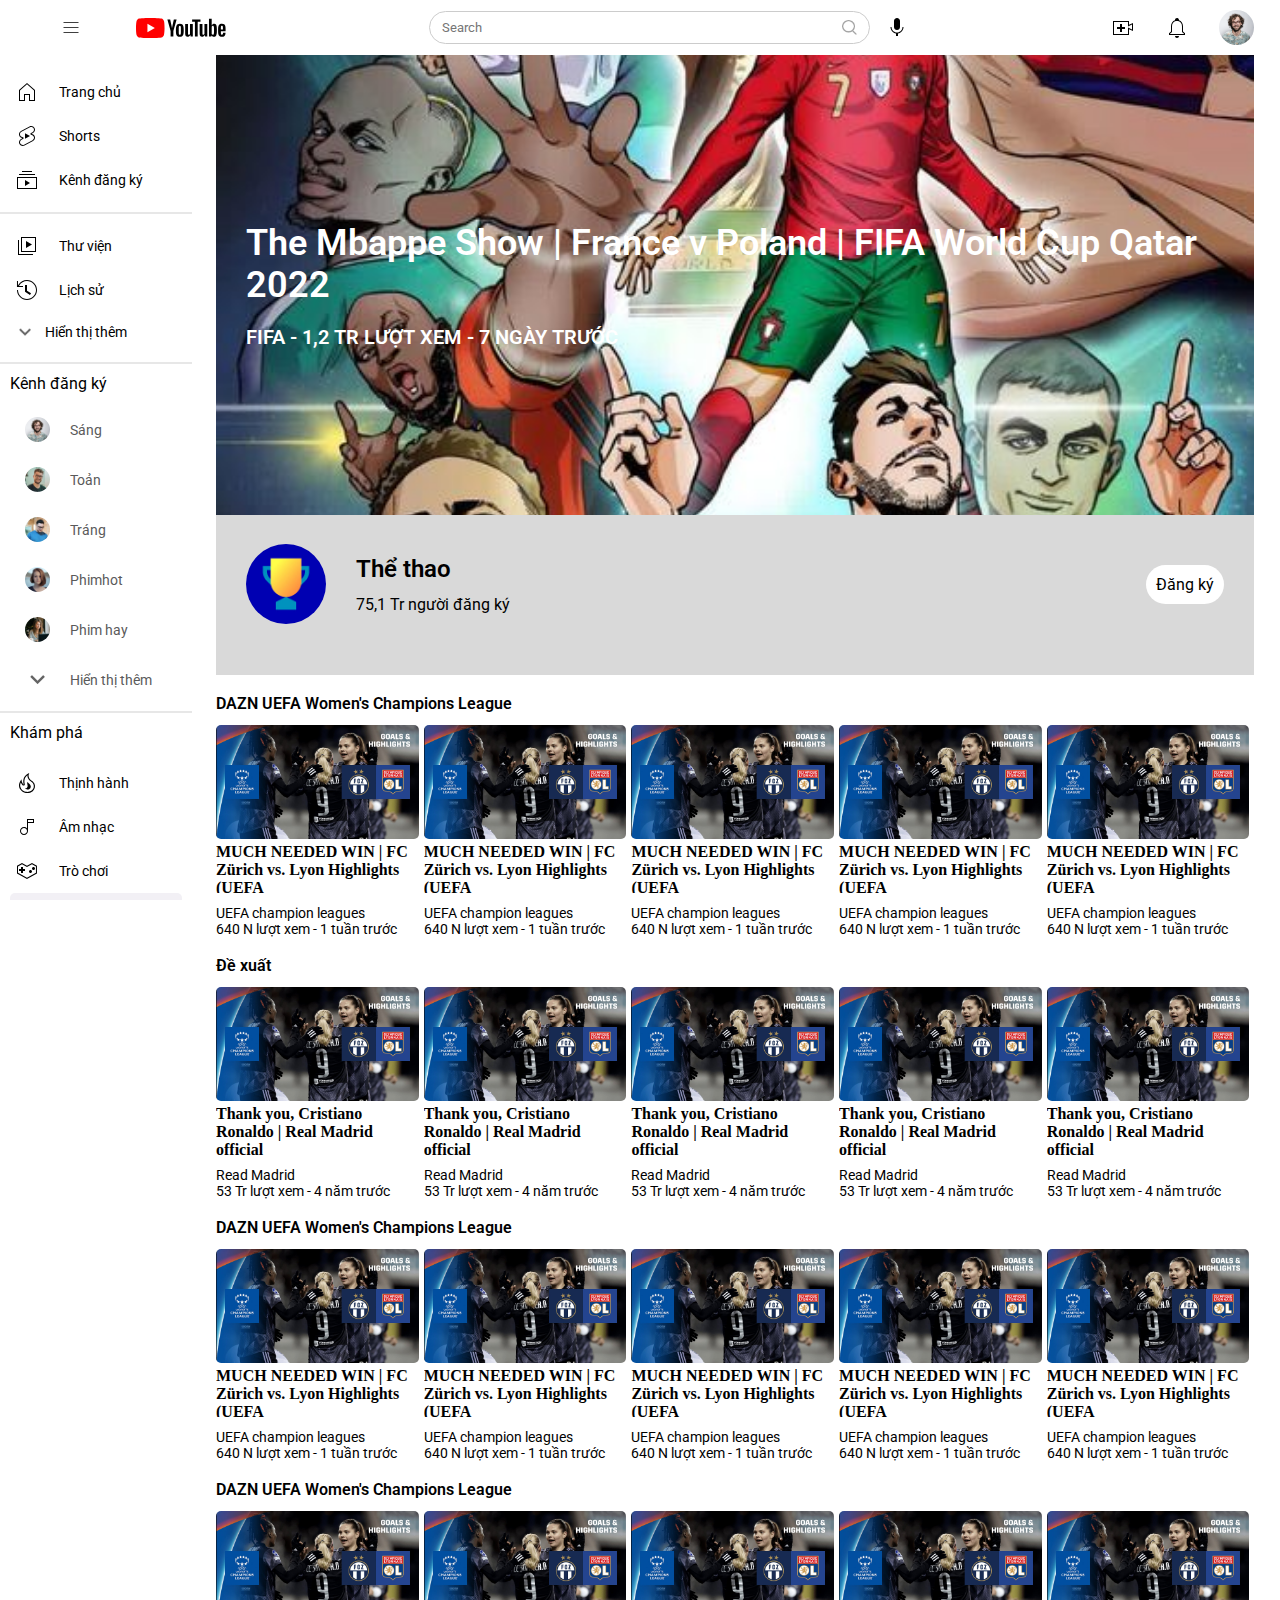
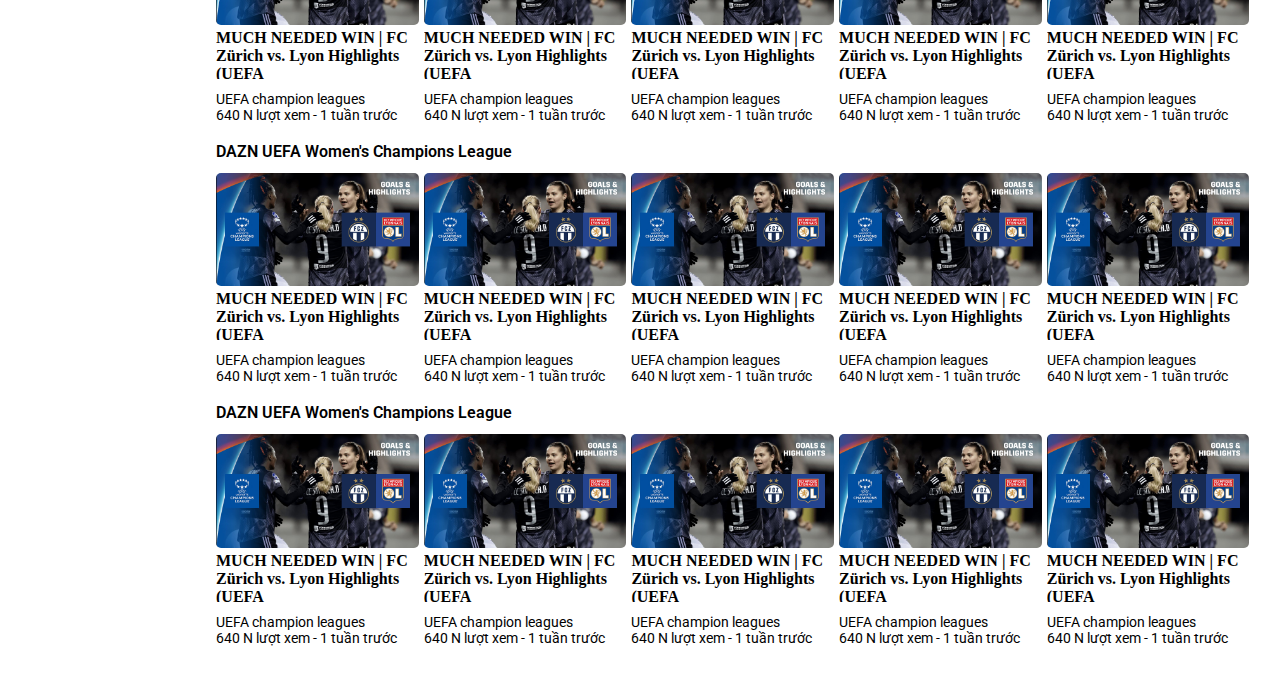
<file: sport.html>
<!DOCTYPE html>
<html lang="en">

<head>
    <meta charset="UTF-8">
    <meta http-equiv="X-UA-Compatible" content="IE=edge">
    <meta name="viewport" content="width=device-width, initial-scale=1.0">
    <title>Video Sharing Website</title>
    <link rel="stylesheet" href="./style/styles.css">
    <link rel="stylesheet" href="./style/sidebar.css">
    <link rel="stylesheet" href="./style/gd.css">
    <link rel="preconnect" href="https://fonts.googleapis.com">
    <link rel="preconnect" href="https://fonts.gstatic.com" crossorigin>
    <link href="https://fonts.googleapis.com/css2?family=Open+Sans:wght@300&family=Roboto&display=swap" rel="stylesheet">
</head>

<body>
    <nav class="flex-div">
        <div class="nav-left flex-div">
            <a href="" class="draw-icon1">
                <svg viewBox="0 0 24 24" preserveAspectRatio="xMidYMid meet" focusable="false" class="style-scope yt-icon" style="pointer-events: none; display: block; width: 100%; height: 100%;"><g class="style-scope yt-icon"><path d="M21,6H3V5h18V6z M21,11H3v1h18V11z M21,17H3v1h18V17z" class="style-scope yt-icon"></path></g></svg>
            </a>
            <a href="index.html" class="draw-icon1">
                <svg viewBox="0 0 90 20" preserveAspectRatio="xMidYMid meet" focusable="false" class="style-scope yt-icon" style="pointer-events: none; display: block; width: 100%; height: 100%;"><g viewBox="0 0 90 20" preserveAspectRatio="xMidYMid meet" class="style-scope yt-icon"><g class="style-scope yt-icon"><path d="M27.9727 3.12324C27.6435 1.89323 26.6768 0.926623 25.4468 0.597366C23.2197 2.24288e-07 14.285 0 14.285 0C14.285 0 5.35042 2.24288e-07 3.12323 0.597366C1.89323 0.926623 0.926623 1.89323 0.597366 3.12324C2.24288e-07 5.35042 0 10 0 10C0 10 2.24288e-07 14.6496 0.597366 16.8768C0.926623 18.1068 1.89323 19.0734 3.12323 19.4026C5.35042 20 14.285 20 14.285 20C14.285 20 23.2197 20 25.4468 19.4026C26.6768 19.0734 27.6435 18.1068 27.9727 16.8768C28.5701 14.6496 28.5701 10 28.5701 10C28.5701 10 28.5677 5.35042 27.9727 3.12324Z" fill="#FF0000" class="style-scope yt-icon"></path><path d="M11.4253 14.2854L18.8477 10.0004L11.4253 5.71533V14.2854Z" fill="white" class="style-scope yt-icon"></path></g><g class="style-scope yt-icon"><g id="youtube-paths" class="style-scope yt-icon"><path d="M34.6024 13.0036L31.3945 1.41846H34.1932L35.3174 6.6701C35.6043 7.96361 35.8136 9.06662 35.95 9.97913H36.0323C36.1264 9.32532 36.3381 8.22937 36.665 6.68892L37.8291 1.41846H40.6278L37.3799 13.0036V18.561H34.6001V13.0036H34.6024Z" class="style-scope yt-icon"></path><path d="M41.4697 18.1937C40.9053 17.8127 40.5031 17.22 40.2632 16.4157C40.0257 15.6114 39.9058 14.5437 39.9058 13.2078V11.3898C39.9058 10.0422 40.0422 8.95805 40.315 8.14196C40.5878 7.32588 41.0135 6.72851 41.592 6.35457C42.1706 5.98063 42.9302 5.79248 43.871 5.79248C44.7976 5.79248 45.5384 5.98298 46.0981 6.36398C46.6555 6.74497 47.0647 7.34234 47.3234 8.15137C47.5821 8.96275 47.7115 10.0422 47.7115 11.3898V13.2078C47.7115 14.5437 47.5845 15.6161 47.3329 16.4251C47.0812 17.2365 46.672 17.8292 46.1075 18.2031C45.5431 18.5771 44.7764 18.7652 43.8098 18.7652C42.8126 18.7675 42.0342 18.5747 41.4697 18.1937ZM44.6353 16.2323C44.7905 15.8231 44.8705 15.1575 44.8705 14.2309V10.3292C44.8705 9.43077 44.7929 8.77225 44.6353 8.35833C44.4777 7.94206 44.2026 7.7351 43.8074 7.7351C43.4265 7.7351 43.156 7.94206 43.0008 8.35833C42.8432 8.77461 42.7656 9.43077 42.7656 10.3292V14.2309C42.7656 15.1575 42.8408 15.8254 42.9914 16.2323C43.1419 16.6415 43.4123 16.8461 43.8074 16.8461C44.2026 16.8461 44.4777 16.6415 44.6353 16.2323Z" class="style-scope yt-icon"></path><path d="M56.8154 18.5634H54.6094L54.3648 17.03H54.3037C53.7039 18.1871 52.8055 18.7656 51.6061 18.7656C50.7759 18.7656 50.1621 18.4928 49.767 17.9496C49.3719 17.4039 49.1743 16.5526 49.1743 15.3955V6.03751H51.9942V15.2308C51.9942 15.7906 52.0553 16.188 52.1776 16.4256C52.2999 16.6631 52.5045 16.783 52.7914 16.783C53.036 16.783 53.2712 16.7078 53.497 16.5573C53.7228 16.4067 53.8874 16.2162 53.9979 15.9858V6.03516H56.8154V18.5634Z" class="style-scope yt-icon"></path><path d="M64.4755 3.68758H61.6768V18.5629H58.9181V3.68758H56.1194V1.42041H64.4755V3.68758Z" class="style-scope yt-icon"></path><path d="M71.2768 18.5634H69.0708L68.8262 17.03H68.7651C68.1654 18.1871 67.267 18.7656 66.0675 18.7656C65.2373 18.7656 64.6235 18.4928 64.2284 17.9496C63.8333 17.4039 63.6357 16.5526 63.6357 15.3955V6.03751H66.4556V15.2308C66.4556 15.7906 66.5167 16.188 66.639 16.4256C66.7613 16.6631 66.9659 16.783 67.2529 16.783C67.4974 16.783 67.7326 16.7078 67.9584 16.5573C68.1842 16.4067 68.3488 16.2162 68.4593 15.9858V6.03516H71.2768V18.5634Z" class="style-scope yt-icon"></path><path d="M80.609 8.0387C80.4373 7.24849 80.1621 6.67699 79.7812 6.32186C79.4002 5.96674 78.8757 5.79035 78.2078 5.79035C77.6904 5.79035 77.2059 5.93616 76.7567 6.23014C76.3075 6.52412 75.9594 6.90747 75.7148 7.38489H75.6937V0.785645H72.9773V18.5608H75.3056L75.5925 17.3755H75.6537C75.8724 17.7988 76.1993 18.1304 76.6344 18.3774C77.0695 18.622 77.554 18.7443 78.0855 18.7443C79.038 18.7443 79.7412 18.3045 80.1904 17.4272C80.6396 16.5476 80.8653 15.1765 80.8653 13.3092V11.3266C80.8653 9.92722 80.7783 8.82892 80.609 8.0387ZM78.0243 13.1492C78.0243 14.0617 77.9867 14.7767 77.9114 15.2941C77.8362 15.8115 77.7115 16.1808 77.5328 16.3971C77.3564 16.6158 77.1165 16.724 76.8178 16.724C76.585 16.724 76.371 16.6699 76.1734 16.5594C75.9759 16.4512 75.816 16.2866 75.6937 16.0702V8.96062C75.7877 8.6196 75.9524 8.34209 76.1852 8.12337C76.4157 7.90465 76.6697 7.79646 76.9401 7.79646C77.2271 7.79646 77.4481 7.90935 77.6034 8.13278C77.7609 8.35855 77.8691 8.73485 77.9303 9.26636C77.9914 9.79787 78.022 10.5528 78.022 11.5335V13.1492H78.0243Z" class="style-scope yt-icon"></path><path d="M84.8657 13.8712C84.8657 14.6755 84.8892 15.2776 84.9363 15.6798C84.9833 16.0819 85.0821 16.3736 85.2326 16.5594C85.3831 16.7428 85.6136 16.8345 85.9264 16.8345C86.3474 16.8345 86.639 16.6699 86.7942 16.343C86.9518 16.0161 87.0365 15.4705 87.0506 14.7085L89.4824 14.8519C89.4965 14.9601 89.5035 15.1106 89.5035 15.3011C89.5035 16.4582 89.186 17.3237 88.5534 17.8952C87.9208 18.4667 87.0247 18.7536 85.8676 18.7536C84.4777 18.7536 83.504 18.3185 82.9466 17.446C82.3869 16.5735 82.1094 15.2259 82.1094 13.4008V11.2136C82.1094 9.33452 82.3987 7.96105 82.9772 7.09558C83.5558 6.2301 84.5459 5.79736 85.9499 5.79736C86.9165 5.79736 87.6597 5.97375 88.1771 6.32888C88.6945 6.684 89.059 7.23433 89.2707 7.98457C89.4824 8.7348 89.5882 9.76961 89.5882 11.0913V13.2362H84.8657V13.8712ZM85.2232 7.96811C85.0797 8.14449 84.9857 8.43377 84.9363 8.83593C84.8892 9.2381 84.8657 9.84722 84.8657 10.6657V11.5641H86.9283V10.6657C86.9283 9.86133 86.9001 9.25221 86.846 8.83593C86.7919 8.41966 86.6931 8.12803 86.5496 7.95635C86.4062 7.78702 86.1851 7.7 85.8864 7.7C85.5854 7.70235 85.3643 7.79172 85.2232 7.96811Z" class="style-scope yt-icon"></path></g></g></g></svg>
            </a>
        </div>
        <div class="nav-middle flex-div">
            <div class="search-box flex-div">
                <input type="text" placeholder="Search">
                <img src="./images/search.png">
            </div>
            <div class="kdsjskldjkalsfcds">
                <svg viewBox="0 0 24 24" preserveAspectRatio="xMidYMid meet" focusable="false" class="style-scope yt-icon" style="pointer-events: none; display: block; width: 100%; height: 100%;"><g class="style-scope yt-icon"><path d="M12 3C10.34 3 9 4.37 9 6.07V11.93C9 13.63 10.34 15 12 15C13.66 15 15 13.63 15 11.93V6.07C15 4.37 13.66 3 12 3ZM18.5 12H17.5C17.5 15.03 15.03 17.5 12 17.5C8.97 17.5 6.5 15.03 6.5 12H5.5C5.5 15.24 7.89 17.93 11 18.41V21H13V18.41C16.11 17.93 18.5 15.24 18.5 12Z" class="style-scope yt-icon"></path></g></svg>
            </div>
        </div>

        <div class="nav-right flex-div">
            <div class="kdsjskldjkalsfcds">
                <svg viewBox="0 0 24 24" preserveAspectRatio="xMidYMid meet" focusable="false" class="style-scope yt-icon" style="pointer-events: none; display: block; width: 100%; height: 100%;"><g class="style-scope yt-icon"><path d="M14,13h-3v3H9v-3H6v-2h3V8h2v3h3V13z M17,6H3v12h14v-6.39l4,1.83V8.56l-4,1.83V6 M18,5v3.83L22,7v8l-4-1.83V19H2V5H18L18,5 z" class="style-scope yt-icon"></path></g></svg>
            </div>
            <div class="kdsjskldjkalsfcds">
                <svg viewBox="0 0 24 24" preserveAspectRatio="xMidYMid meet" focusable="false" class="style-scope yt-icon" style="pointer-events: none; display: block; width: 100%; height: 100%;"><g class="style-scope yt-icon"><path d="M10,20h4c0,1.1-0.9,2-2,2S10,21.1,10,20z M20,17.35V19H4v-1.65l2-1.88v-5.15c0-2.92,1.56-5.22,4-5.98V3.96 c0-1.42,1.49-2.5,2.99-1.76C13.64,2.52,14,3.23,14,3.96l0,0.39c2.44,0.75,4,3.06,4,5.98v5.15L20,17.35z M19,17.77l-2-1.88v-5.47 c0-2.47-1.19-4.36-3.13-5.1c-1.26-0.53-2.64-0.5-3.84,0.03C8.15,6.11,7,7.99,7,10.42v5.47l-2,1.88V18h14V17.77z" class="style-scope yt-icon"></path></g></svg>
            </div>
            <img src="./images/Jack.png" class="user-icon">
        </div>
    </nav>
    <!-------------------------sidebar----------------------------->
    <div class="sidebar">
        <div class="shortcut-links">
            <div class="sidebar-sub">
                <a href="index.html">
                    <div class="sidebar-sub-heading">
                        <div class="sidebar-heading">
                            <svg viewBox="0 0 24 24" preserveAspectRatio="xMidYMid meet" focusable="false" class="style-scope yt-icon" style="pointer-events: none; display: block; width: 100%; height: 100%;"><g class="style-scope yt-icon"><path d="M12,4.33l7,6.12V20H15V14H9v6H5V10.45l7-6.12M12,3,4,10V21h6V15h4v6h6V10L12,3Z" class="style-scope yt-icon"></path></g></svg>
                        </div>
                        <p>Trang chủ</p>
                    </div>
                </a>
            </div>
            <div class="sidebar-sub">
                <a href="short.html">
                    <div class="sidebar-sub-heading">
                        <div class="sidebar-heading"><svg class="jdkhsjkhjdkhjasdasas" viewBox="0 0 24 24" preserveAspectRatio="xMidYMid meet" focusable="false" class="style-scope yt-icon" style="pointer-events: none; display: block; width: 100%; height: 100%;"><g height="24" viewBox="0 0 24 24" width="24" class="style-scope yt-icon"><path d="M10 14.65v-5.3L15 12l-5 2.65zm7.77-4.33c-.77-.32-1.2-.5-1.2-.5L18 9.06c1.84-.96 2.53-3.23 1.56-5.06s-3.24-2.53-5.07-1.56L6 6.94c-1.29.68-2.07 2.04-2 3.49.07 1.42.93 2.67 2.22 3.25.03.01 1.2.5 1.2.5L6 14.93c-1.83.97-2.53 3.24-1.56 5.07.97 1.83 3.24 2.53 5.07 1.56l8.5-4.5c1.29-.68 2.06-2.04 1.99-3.49-.07-1.42-.94-2.68-2.23-3.25zm-.23 5.86l-8.5 4.5c-1.34.71-3.01.2-3.72-1.14-.71-1.34-.2-3.01 1.14-3.72l2.04-1.08v-1.21l-.69-.28-1.11-.46c-.99-.41-1.65-1.35-1.7-2.41-.05-1.06.52-2.06 1.46-2.56l8.5-4.5c1.34-.71 3.01-.2 3.72 1.14.71 1.34.2 3.01-1.14 3.72L15.5 9.26v1.21l1.8.74c.99.41 1.65 1.35 1.7 2.41.05 1.06-.52 2.06-1.46 2.56z" class="style-scope yt-icon"></path></g></svg></div>
                        <p>Shorts</p>
                    </div>
                </a>
            </div>
            <div class="sidebar-sub">
                <a href="">
                    <div class="sidebar-sub-heading">
                        <div class="sidebar-heading">
                            <svg viewBox="0 0 24 24" preserveAspectRatio="xMidYMid meet" focusable="false" class="style-scope yt-icon" style="pointer-events: none; display: block; width: 100%; height: 100%;"><g class="style-scope yt-icon"><path d="M10,18v-6l5,3L10,18z M17,3H7v1h10V3z M20,6H4v1h16V6z M22,9H2v12h20V9z M3,10h18v10H3V10z" class="style-scope yt-icon"></path></g></svg>
                        </div>
                        <p>Kênh đăng ký</p>
                    </div>
                </a>
            </div>
        </div>
        <div class="horizontal"></div>
        <div class="shortcut-links">
            <div class="sidebar-sub">
                <a href="">
                    <div class="sidebar-sub-heading">
                        <div class="sidebar-heading"><svg viewBox="0 0 24 24" preserveAspectRatio="xMidYMid meet" focusable="false" class="style-scope yt-icon" style="pointer-events: none; display: block; width: 100%; height: 100%;"><g class="style-scope yt-icon"><path d="M11,7l6,3.5L11,14V7L11,7z M18,20H4V6H3v15h15V20z M21,18H6V3h15V18z M7,17h13V4H7V17z" class="style-scope yt-icon"></path></g></svg></div>
                        <p>Thư viện</p>
                    </div>
                </a>
            </div>
            <div class="sidebar-sub">
                <a href="">
                    <div class="sidebar-sub-heading">
                        <div class="sidebar-heading"><svg viewBox="0 0 24 24" preserveAspectRatio="xMidYMid meet" focusable="false" class="style-scope yt-icon" style="pointer-events: none; display: block; width: 100%; height: 100%;"><g class="style-scope yt-icon"><path d="M14.97,16.95L10,13.87V7h2v5.76l4.03,2.49L14.97,16.95z M22,12c0,5.51-4.49,10-10,10S2,17.51,2,12h1c0,4.96,4.04,9,9,9 s9-4.04,9-9s-4.04-9-9-9C8.81,3,5.92,4.64,4.28,7.38C4.17,7.56,4.06,7.75,3.97,7.94C3.96,7.96,3.95,7.98,3.94,8H8v1H1.96V3h1v4.74 C3,7.65,3.03,7.57,3.07,7.49C3.18,7.27,3.3,7.07,3.42,6.86C5.22,3.86,8.51,2,12,2C17.51,2,22,6.49,22,12z" class="style-scope yt-icon"></path></g></svg></div>
                        <p>Lịch sử</p>
                    </div>
                </a>
            </div>
            <div class="sidebar-sub">
                <a href=""><img src="./images/show-more.png">
                    <p>Hiển thị thêm</p>
                </a>
            </div>
        </div>
        <div class="horizontal"></div>
        <div>
            <div class="register">
                <div class="register-sub">
                    <div class="channel">Kênh đăng ký</div>
                    <br>
                    <div class="subscribed-list">
                        <a href=""><img src="./images/Jack.png" alt="">
                            <p>Sáng</p>
                        </a>
                        <a href=""><img src="./images/simon.png" alt="">
                            <p>Toản</p>
                        </a>
                        <a href=""><img src="./images/tom.png" alt="">
                            <p>Tráng</p>
                        </a>
                        <a href=""><img src="./images/megan.png" alt="">
                            <p>Phimhot</p>
                        </a>
                        <a href=""><img src="./images/cameron.png" alt="">
                            <p> Phim hay</p>
                        </a>
                        
                            <a href=""><img src="./images/show-more.png">
                                <p>Hiển thị thêm</p>
                            </a>
                        
                    </div>
                    
                </div>
                <br>
            </div>
        </div>
        <div class="horizontal"></div>
        <div>
            <div class="register">
                <div class="channel">Khám phá</div>
                <br>
                <a href="trending.html">
                    <div class="sidebar-sub sidebar-sub-heading">
                        <div class="sidebar-heading"><svg viewBox="0 0 24 24" preserveAspectRatio="xMidYMid meet" focusable="false" class="style-scope yt-icon" style="pointer-events: none; display: block; width: 100%; height: 100%;"><g class="style-scope yt-icon"><path d="M14.72,17.84c-0.32,0.27-0.83,0.53-1.23,0.66c-1.34,0.33-2.41-0.34-2.62-0.46c-0.21-0.11-0.78-0.38-0.78-0.38 s0.35-0.11,0.41-0.13c1.34-0.54,1.89-1.24,2.09-2.11c0.2-0.84-0.16-1.56-0.31-2.39c-0.12-0.69-0.11-1.28,0.12-1.9 c0.02-0.05,0.12-0.43,0.12-0.43s0.11,0.35,0.13,0.41c0.71,1.51,2.72,2.18,3.07,3.84c0.03,0.15,0.05,0.3,0.05,0.46 C15.8,16.3,15.4,17.26,14.72,17.84z M12.4,4.34c-0.12,0.08-0.22,0.15-0.31,0.22c-2.99,2.31-2.91,5.93-2.31,8.55l0.01,0.03l0.01,0.03 c0.06,0.35-0.05,0.7-0.28,0.96c-0.24,0.26-0.58,0.41-0.95,0.41c-0.44,0-0.85-0.2-1.22-0.6c-0.67-0.73-1.17-1.57-1.5-2.46 c-0.36,0.77-0.75,1.98-0.67,3.19c0.04,0.51,0.12,1,0.25,1.43c0.18,0.6,0.43,1.16,0.75,1.65c1.05,1.66,2.88,2.82,4.78,3.05 c0.42,0.05,0.85,0.08,1.26,0.08c1.34,0,3.25-0.27,4.74-1.57c1.77-1.56,2.35-3.99,1.44-6.06c-0.04-0.1-0.06-0.14-0.09-0.19 l-0.04-0.08c-0.21-0.42-0.47-0.81-0.75-1.14c-0.24-0.3-0.48-0.56-0.79-0.83c-0.3-0.27-0.64-0.51-1-0.77 c-0.46-0.33-0.93-0.67-1.38-1.09C12.98,7.83,12.3,6.11,12.4,4.34 M14.41,2c0,0-0.2,0.2-0.56,0.99c-0.66,1.92-0.15,3.95,1.34,5.39 c0.73,0.69,1.61,1.17,2.36,1.84c0.32,0.29,0.62,0.59,0.89,0.93c0.36,0.42,0.66,0.89,0.91,1.38c0.05,0.1,0.1,0.2,0.14,0.3 c1.12,2.55,0.36,5.47-1.73,7.31C16.23,21.47,14.22,22,12.22,22c-0.47,0-0.95-0.03-1.41-0.09c-2.29-0.28-4.42-1.66-5.63-3.57 c-0.39-0.6-0.68-1.26-0.88-1.93c-0.16-0.54-0.25-1.1-0.29-1.67c-0.12-1.88,0.67-3.63,1.08-4.31c0.41-0.69,1.55-2.18,1.55-2.18 s0,0.03-0.01,0.09C6.41,10.11,7,11.88,8.22,13.22c0.15,0.17,0.27,0.22,0.34,0.22c0.06,0,0.09-0.04,0.08-0.09 C7.79,9.59,8.37,6,11.35,3.7c0.59-0.46,1.51-0.94,1.98-1.18C13.8,2.28,14.41,2,14.41,2L14.41,2z" class="style-scope yt-icon"></path></g></svg></div>
                        <p>Thịnh hành</p>
                    </div>
                </a>
                <a href="music.html">
                    <div class="sidebar-sub sidebar-sub-heading">
                        <div class="sidebar-heading"><svg viewBox="0 0 24 24" preserveAspectRatio="xMidYMid meet" focusable="false" class="style-scope yt-icon" style="pointer-events: none; display: block; width: 100%; height: 100%;"><g class="style-scope yt-icon"><path d="M12,4v9.38C11.27,12.54,10.2,12,9,12c-2.21,0-4,1.79-4,4c0,2.21,1.79,4,4,4s4-1.79,4-4V8h6V4H12z M9,19c-1.66,0-3-1.34-3-3 s1.34-3,3-3s3,1.34,3,3S10.66,19,9,19z M18,7h-5V5h5V7z" class="style-scope yt-icon"></path></g></svg></div>
                        <p>Âm nhạc</p>
                    </div>
                </a>
                <a href="game.html">
                    <div class="sidebar-sub sidebar-sub-heading">
                        <div class="sidebar-heading"><svg viewBox="0 0 24 24" preserveAspectRatio="xMidYMid meet" focusable="false" class="style-scope yt-icon" style="pointer-events: none; display: block; width: 100%; height: 100%;"><g class="style-scope yt-icon"><path d="M10,12H8v2H6v-2H4v-2h2V8h2v2h2V12z M17,12.5c0-0.83-0.67-1.5-1.5-1.5S14,11.67,14,12.5c0,0.83,0.67,1.5,1.5,1.5 S17,13.33,17,12.5z M20,9.5C20,8.67,19.33,8,18.5,8S17,8.67,17,9.5c0,0.83,0.67,1.5,1.5,1.5S20,10.33,20,9.5z M16.97,5.15l-4.5,2.53 l-0.49,0.27l-0.49-0.27l-4.5-2.53L3,7.39v6.43l8.98,5.04l8.98-5.04V7.39L16.97,5.15 M16.97,4l4.99,2.8v7.6L11.98,20L2,14.4V6.8 L6.99,4l4.99,2.8L16.97,4L16.97,4z" class="style-scope yt-icon"></path></g></svg></div>
                        <p>Trò chơi</p>
                    </div>
                </a>
                <a href="sport.html">
                    <div class="sidebar-sub sidebar-sub-heading"  style="background-color: #f2f0f5; font-weight: bold;">
                        <div class="sidebar-heading"><svg viewBox="0 0 24 24" preserveAspectRatio="xMidYMid meet" focusable="false" class="style-scope yt-icon" style="pointer-events: none; display: block; width: 100%; height: 100%;"><g class="style-scope yt-icon"><path d="M18 5V2H6V5H4V6V10V11H6.01C6.07 13.53 7.63 15.78 9.97 16.64C9.98 16.64 9.99 16.64 10 16.65V19H9V20H8V22H16V20H15V19H14V16.65C14.01 16.65 14.02 16.65 14.03 16.64C16.36 15.78 17.93 13.54 17.99 11H20V10V6V5H18ZM6 10H5V6H6V10ZM19 10H18V6H19V10Z" class="style-scope yt-icon"></path></g></svg></div>
                        <p>Thể thao</p>
                    </div>
                </a>
            </div>
        </div>
        <!--  -->
        <div class="horizontal"></div>

        <div>
            <div class="register">
                <a href="trending.html">
                    <div class="sidebar-sub sidebar-sub-heading">
                        <div class="sidebar-heading"><svg viewBox="0 0 24 24" preserveAspectRatio="xMidYMid meet" focusable="false" class="style-scope yt-icon" style="pointer-events: none; display: block; width: 100%; height: 100%;"><g class="style-scope yt-icon"><path d="M12,9c1.65,0,3,1.35,3,3s-1.35,3-3,3s-3-1.35-3-3S10.35,9,12,9 M12,8c-2.21,0-4,1.79-4,4s1.79,4,4,4s4-1.79,4-4 S14.21,8,12,8L12,8z M13.22,3l0.55,2.2l0.13,0.51l0.5,0.18c0.61,0.23,1.19,0.56,1.72,0.98l0.4,0.32l0.5-0.14l2.17-0.62l1.22,2.11 l-1.63,1.59l-0.37,0.36l0.08,0.51c0.05,0.32,0.08,0.64,0.08,0.98s-0.03,0.66-0.08,0.98l-0.08,0.51l0.37,0.36l1.63,1.59l-1.22,2.11 l-2.17-0.62l-0.5-0.14l-0.4,0.32c-0.53,0.43-1.11,0.76-1.72,0.98l-0.5,0.18l-0.13,0.51L13.22,21h-2.44l-0.55-2.2l-0.13-0.51 l-0.5-0.18C9,17.88,8.42,17.55,7.88,17.12l-0.4-0.32l-0.5,0.14l-2.17,0.62L3.6,15.44l1.63-1.59l0.37-0.36l-0.08-0.51 C5.47,12.66,5.44,12.33,5.44,12s0.03-0.66,0.08-0.98l0.08-0.51l-0.37-0.36L3.6,8.56l1.22-2.11l2.17,0.62l0.5,0.14l0.4-0.32 C8.42,6.45,9,6.12,9.61,5.9l0.5-0.18l0.13-0.51L10.78,3H13.22 M14,2h-4L9.26,4.96c-0.73,0.27-1.4,0.66-2,1.14L4.34,5.27l-2,3.46 l2.19,2.13C4.47,11.23,4.44,11.61,4.44,12s0.03,0.77,0.09,1.14l-2.19,2.13l2,3.46l2.92-0.83c0.6,0.48,1.27,0.87,2,1.14L10,22h4 l0.74-2.96c0.73-0.27,1.4-0.66,2-1.14l2.92,0.83l2-3.46l-2.19-2.13c0.06-0.37,0.09-0.75,0.09-1.14s-0.03-0.77-0.09-1.14l2.19-2.13 l-2-3.46L16.74,6.1c-0.6-0.48-1.27-0.87-2-1.14L14,2L14,2z" class="style-scope yt-icon"></path></g></svg></div>
                        <p>Cài đặt</p>
                    </div>
                </a>
                <a href="music.html">
                    <div class="sidebar-sub sidebar-sub-heading">
                        <div class="sidebar-heading"><svg viewBox="0 0 24 24" preserveAspectRatio="xMidYMid meet" focusable="false" class="style-scope yt-icon" style="pointer-events: none; display: block; width: 100%; height: 100%;"><g class="style-scope yt-icon"><path d="M13.18,4l0.24,1.2L13.58,6h0.82H19v7h-5.18l-0.24-1.2L13.42,11H12.6H6V4H13.18 M14,3H5v18h1v-9h6.6l0.4,2h7V5h-5.6L14,3 L14,3z" class="style-scope yt-icon"></path></g></svg></div>
                        <p>Nhật ký báo cáo</p>
                    </div>
                </a>
                <a href="game.html">
                    <div class="sidebar-sub sidebar-sub-heading">
                        <div class="sidebar-heading"><svg viewBox="0 0 24 24" preserveAspectRatio="xMidYMid meet" focusable="false" class="style-scope yt-icon" style="pointer-events: none; display: block; width: 100%; height: 100%;"><g class="style-scope yt-icon"><path d="M15.36,9.96c0,1.09-0.67,1.67-1.31,2.24c-0.53,0.47-1.03,0.9-1.16,1.6L12.85,14h-1.75l0.03-0.28 c0.14-1.17,0.8-1.76,1.47-2.27c0.52-0.4,1.01-0.77,1.01-1.49c0-0.51-0.23-0.97-0.63-1.29c-0.4-0.31-0.92-0.42-1.42-0.29 c-0.59,0.15-1.05,0.67-1.19,1.34L10.32,10H8.57l0.06-0.42c0.2-1.4,1.15-2.53,2.42-2.87c1.05-0.29,2.14-0.08,2.98,0.57 C14.88,7.92,15.36,8.9,15.36,9.96z M12,18c0.55,0,1-0.45,1-1s-0.45-1-1-1s-1,0.45-1,1S11.45,18,12,18z M12,3c-4.96,0-9,4.04-9,9 s4.04,9,9,9s9-4.04,9-9S16.96,3,12,3 M12,2c5.52,0,10,4.48,10,10s-4.48,10-10,10S2,17.52,2,12S6.48,2,12,2L12,2z" class="style-scope yt-icon"></path></g></svg></div>
                        <p>Trợ giúp</p>
                    </div>
                </a>
                <a href="sport.html">
                    <div class="sidebar-sub sidebar-sub-heading">
                        <div class="sidebar-heading"><svg viewBox="0 0 24 24" preserveAspectRatio="xMidYMid meet" focusable="false" class="style-scope yt-icon" style="pointer-events: none; display: block; width: 100%; height: 100%;"><g class="style-scope yt-icon"><path d="M13,14h-2v-2h2V14z M13,5h-2v6h2V5z M19,3H5v16.59l3.29-3.29L8.59,16H9h10V3 M20,2v15H9l-5,5V2H20L20,2z" class="style-scope yt-icon"></path></g></svg></div>
                        <p>Gửi ý kiến phản hồi</p>
                    </div>
                </a>
                <br>
            </div>
            <div class="horizontal"></div>
            <div class="footer">
                <div class="footer-sub">
                    <div>Giới thiệu</div>
                    <div>Báo chí</div>
                    <div>Bản quyền</div>
                </div>
                <div class="footer-sub">Liên hệ với chúng tôi</div>
                <div class="footer-sub">
                    <div>Người sáng tạo</div>
                    <div>Quảng cáo</div>
                    <div>Nhà phát triển</div>
                </div>
                <br>
                <div class="footer-sub">
                    <div>Điều khoản</div>
                    <div>Quyền riêng tư</div>
                </div>
                <div class="footer-sub">
                    <div>Chính sách và an toàn</div>
                </div>
                <div class="footer-sub">
                    <div>Cách YouTube hoạt động</div>
                </div>
                <div class="footer-sub">
                    <div>Thử các tính năng mới</div>
                </div>
                <br>
                <div class="footer-heading">
                    &copy; 2022 Google LLC
                </div>
            </div>
        </div>
    </div>
    <!------------------ main ------------------------>
    <div class="container">
        <div class="container-sub">
            <div class="container-heading">

                <div class="container-note">
                    The Mbappe Show | France v Poland | FIFA World Cup Qatar 2022</div>
                <br>
                <div class="container-view">Fifa - 1,2 Tr lượt xem - 7 ngày trước</div>
                <img class="container-img" src="./images/m3p.jpg" alt="">
            </div>
        </div>
        <div class="lists">
            <br>
            <div class="lists-sub">
                <div class="lists-heading">
                    <img class="lists-img" src="./images/cup.jpg" alt="">
                    <div>
                        <div class="lists-note">Thể thao</div>
                        <div>75,1 Tr người đăng ký</div>
                    </div>
                </div>
                <div class="lists-login">
                    Đăng ký
                </div>
            </div>
        </div>
        <br>
        <div class="sports">
            <div class="sports-sub">DAZN UEFA Women's Champions League</div>
            <div class="sports-heading">
                <div class="sports-list">
                    <div class="sports-list-vd">
                        <img class="sports-list-img" src="./images/thumbnail_sport.jpg" alt="">
                        <div class="sports-list-note">
                            MUCH NEEDED WIN | FC Zürich vs. Lyon Highlights (UEFA</div>
                        <div class="sports-list-name">UEFA champion leagues</div>
                        <div class="sports-list-view">640 N lượt xem - 1 tuần trước</div>
                    </div>
                </div>

                <div class="sports-list">
                    <div class="sports-list-vd">
                        <img class="sports-list-img" src="./images/thumbnail_sport.jpg" alt="">
                        <div class="sports-list-note">
                            MUCH NEEDED WIN | FC Zürich vs. Lyon Highlights (UEFA</div>
                        <div class="sports-list-name">UEFA champion leagues</div>
                        <div class="sports-list-view">640 N lượt xem - 1 tuần trước</div>
                    </div>
                </div>
                <div class="sports-list">
                    <div class="sports-list-vd">
                        <img class="sports-list-img" src="./images/thumbnail_sport.jpg" alt="">
                        <div class="sports-list-note">
                            MUCH NEEDED WIN | FC Zürich vs. Lyon Highlights (UEFA</div>
                        <div class="sports-list-name">UEFA champion leagues</div>
                        <div class="sports-list-view">640 N lượt xem - 1 tuần trước</div>
                    </div>
                </div>
                <div class="sports-list">
                    <div class="sports-list-vd">
                        <img class="sports-list-img" src="./images/thumbnail_sport.jpg" alt="">
                        <div class="sports-list-note">
                            MUCH NEEDED WIN | FC Zürich vs. Lyon Highlights (UEFA</div>
                        <div class="sports-list-name">UEFA champion leagues</div>
                        <div class="sports-list-view">640 N lượt xem - 1 tuần trước</div>
                    </div>
                </div>
                <div class="sports-list">
                    <div class="sports-list-vd">
                        <img class="sports-list-img" src="./images/thumbnail_sport.jpg" alt="">
                        <div class="sports-list-note">
                            MUCH NEEDED WIN | FC Zürich vs. Lyon Highlights (UEFA</div>
                        <div class="sports-list-name">UEFA champion leagues</div>
                        <div class="sports-list-view">640 N lượt xem - 1 tuần trước</div>
                    </div>
                </div>
            </div>
        </div>
        <br>
        <div class="sports">
            <div class="sports-sub">Đề xuất</div>
            <div class="sports-heading">
                <div class="sports-list">
                    <div class="sports-list-vd">
                        <img class="sports-list-img" src="./images/thumbnail_sport.jpg" alt="">
                        <div class="sports-list-note">Thank you, Cristiano Ronaldo | Real Madrid official</div>
                        <div class="sports-list-name">Read Madrid</div>
                        <div class="sports-list-view">53 Tr lượt xem - 4 năm trước</div>
                    </div>
                </div>

                <div class="sports-list">
                    <div class="sports-list-vd">
                        <img class="sports-list-img" src="./images/thumbnail_sport.jpg" alt="">
                        <div class="sports-list-note">Thank you, Cristiano Ronaldo | Real Madrid official</div>
                        <div class="sports-list-name">Read Madrid</div>
                        <div class="sports-list-view">53 Tr lượt xem - 4 năm trước</div>
                    </div>
                </div>
                <div class="sports-list">
                    <div class="sports-list-vd">
                        <img class="sports-list-img" src="./images/thumbnail_sport.jpg" alt="">
                        <div class="sports-list-note">Thank you, Cristiano Ronaldo | Real Madrid official</div>
                        <div class="sports-list-name">Read Madrid</div>
                        <div class="sports-list-view">53 Tr lượt xem - 4 năm trước</div>
                    </div>
                </div>
                <div class="sports-list">
                    <div class="sports-list-vd">
                        <img class="sports-list-img" src="./images/thumbnail_sport.jpg" alt="">
                        <div class="sports-list-note">Thank you, Cristiano Ronaldo | Real Madrid official</div>
                        <div class="sports-list-name">Read Madrid</div>
                        <div class="sports-list-view">53 Tr lượt xem - 4 năm trước</div>
                    </div>
                </div>
                <div class="sports-list">
                    <div class="sports-list-vd">
                        <img class="sports-list-img" src="./images/thumbnail_sport.jpg" alt="">
                        <div class="sports-list-note">Thank you, Cristiano Ronaldo | Real Madrid official</div>
                        <div class="sports-list-name">Read Madrid</div>
                        <div class="sports-list-view">53 Tr lượt xem - 4 năm trước</div>
                    </div>
                </div>
            </div>
        </div>
        <br>
        <div class="sports">
            <div class="sports-sub">DAZN UEFA Women's Champions League</div>
            <div class="sports-heading">
                <div class="sports-list">
                    <div class="sports-list-vd">
                        <img class="sports-list-img" src="./images/thumbnail_sport.jpg" alt="">
                        <div class="sports-list-note">
                            MUCH NEEDED WIN | FC Zürich vs. Lyon Highlights (UEFA</div>
                        <div class="sports-list-name">UEFA champion leagues</div>
                        <div class="sports-list-view">640 N lượt xem - 1 tuần trước</div>
                    </div>
                </div>

                <div class="sports-list">
                    <div class="sports-list-vd">
                        <img class="sports-list-img" src="./images/thumbnail_sport.jpg" alt="">
                        <div class="sports-list-note">
                            MUCH NEEDED WIN | FC Zürich vs. Lyon Highlights (UEFA</div>
                        <div class="sports-list-name">UEFA champion leagues</div>
                        <div class="sports-list-view">640 N lượt xem - 1 tuần trước</div>
                    </div>
                </div>
                <div class="sports-list">
                    <div class="sports-list-vd">
                        <img class="sports-list-img" src="./images/thumbnail_sport.jpg" alt="">
                        <div class="sports-list-note">
                            MUCH NEEDED WIN | FC Zürich vs. Lyon Highlights (UEFA</div>
                        <div class="sports-list-name">UEFA champion leagues</div>
                        <div class="sports-list-view">640 N lượt xem - 1 tuần trước</div>
                    </div>
                </div>
                <div class="sports-list">
                    <div class="sports-list-vd">
                        <img class="sports-list-img" src="./images/thumbnail_sport.jpg" alt="">
                        <div class="sports-list-note">
                            MUCH NEEDED WIN | FC Zürich vs. Lyon Highlights (UEFA</div>
                        <div class="sports-list-name">UEFA champion leagues</div>
                        <div class="sports-list-view">640 N lượt xem - 1 tuần trước</div>
                    </div>
                </div>
                <div class="sports-list">
                    <div class="sports-list-vd">
                        <img class="sports-list-img" src="./images/thumbnail_sport.jpg" alt="">
                        <div class="sports-list-note">
                            MUCH NEEDED WIN | FC Zürich vs. Lyon Highlights (UEFA</div>
                        <div class="sports-list-name">UEFA champion leagues</div>
                        <div class="sports-list-view">640 N lượt xem - 1 tuần trước</div>
                    </div>
                </div>
            </div>
        </div>
        <br>
        <div class="sports">
            <div class="sports-sub">DAZN UEFA Women's Champions League</div>
            <div class="sports-heading">
                <div class="sports-list">
                    <div class="sports-list-vd">
                        <img class="sports-list-img" src="./images/thumbnail_sport.jpg" alt="">
                        <div class="sports-list-note">
                            MUCH NEEDED WIN | FC Zürich vs. Lyon Highlights (UEFA</div>
                        <div class="sports-list-name">UEFA champion leagues</div>
                        <div class="sports-list-view">640 N lượt xem - 1 tuần trước</div>
                    </div>
                </div>

                <div class="sports-list">
                    <div class="sports-list-vd">
                        <img class="sports-list-img" src="./images/thumbnail_sport.jpg" alt="">
                        <div class="sports-list-note">
                            MUCH NEEDED WIN | FC Zürich vs. Lyon Highlights (UEFA</div>
                        <div class="sports-list-name">UEFA champion leagues</div>
                        <div class="sports-list-view">640 N lượt xem - 1 tuần trước</div>
                    </div>
                </div>
                <div class="sports-list">
                    <div class="sports-list-vd">
                        <img class="sports-list-img" src="./images/thumbnail_sport.jpg" alt="">
                        <div class="sports-list-note">
                            MUCH NEEDED WIN | FC Zürich vs. Lyon Highlights (UEFA</div>
                        <div class="sports-list-name">UEFA champion leagues</div>
                        <div class="sports-list-view">640 N lượt xem - 1 tuần trước</div>
                    </div>
                </div>
                <div class="sports-list">
                    <div class="sports-list-vd">
                        <img class="sports-list-img" src="./images/thumbnail_sport.jpg" alt="">
                        <div class="sports-list-note">
                            MUCH NEEDED WIN | FC Zürich vs. Lyon Highlights (UEFA</div>
                        <div class="sports-list-name">UEFA champion leagues</div>
                        <div class="sports-list-view">640 N lượt xem - 1 tuần trước</div>
                    </div>
                </div>
                <div class="sports-list">
                    <div class="sports-list-vd">
                        <img class="sports-list-img" src="./images/thumbnail_sport.jpg" alt="">
                        <div class="sports-list-note">
                            MUCH NEEDED WIN | FC Zürich vs. Lyon Highlights (UEFA</div>
                        <div class="sports-list-name">UEFA champion leagues</div>
                        <div class="sports-list-view">640 N lượt xem - 1 tuần trước</div>
                    </div>
                </div>
            </div>
        </div>
        <br>

        <div class="sports">
            <div class="sports-sub">DAZN UEFA Women's Champions League</div>
            <div class="sports-heading">
                <div class="sports-list">
                    <div class="sports-list-vd">
                        <img class="sports-list-img" src="./images/thumbnail_sport.jpg" alt="">
                        <div class="sports-list-note">
                            MUCH NEEDED WIN | FC Zürich vs. Lyon Highlights (UEFA</div>
                        <div class="sports-list-name">UEFA champion leagues</div>
                        <div class="sports-list-view">640 N lượt xem - 1 tuần trước</div>
                    </div>
                </div>

                <div class="sports-list">
                    <div class="sports-list-vd">
                        <img class="sports-list-img" src="./images/thumbnail_sport.jpg" alt="">
                        <div class="sports-list-note">
                            MUCH NEEDED WIN | FC Zürich vs. Lyon Highlights (UEFA</div>
                        <div class="sports-list-name">UEFA champion leagues</div>
                        <div class="sports-list-view">640 N lượt xem - 1 tuần trước</div>
                    </div>
                </div>
                <div class="sports-list">
                    <div class="sports-list-vd">
                        <img class="sports-list-img" src="./images/thumbnail_sport.jpg" alt="">
                        <div class="sports-list-note">
                            MUCH NEEDED WIN | FC Zürich vs. Lyon Highlights (UEFA</div>
                        <div class="sports-list-name">UEFA champion leagues</div>
                        <div class="sports-list-view">640 N lượt xem - 1 tuần trước</div>
                    </div>
                </div>
                <div class="sports-list">
                    <div class="sports-list-vd">
                        <img class="sports-list-img" src="./images/thumbnail_sport.jpg" alt="">
                        <div class="sports-list-note">
                            MUCH NEEDED WIN | FC Zürich vs. Lyon Highlights (UEFA</div>
                        <div class="sports-list-name">UEFA champion leagues</div>
                        <div class="sports-list-view">640 N lượt xem - 1 tuần trước</div>
                    </div>
                </div>
                <div class="sports-list">
                    <div class="sports-list-vd">
                        <img class="sports-list-img" src="./images/thumbnail_sport.jpg" alt="">
                        <div class="sports-list-note">
                            MUCH NEEDED WIN | FC Zürich vs. Lyon Highlights (UEFA</div>
                        <div class="sports-list-name">UEFA champion leagues</div>
                        <div class="sports-list-view">640 N lượt xem - 1 tuần trước</div>
                    </div>
                </div>
            </div>
        </div>
        <br>
        <div class="sports">
            <div class="sports-sub">DAZN UEFA Women's Champions League</div>
            <div class="sports-heading">
                <div class="sports-list">
                    <div class="sports-list-vd">
                        <img class="sports-list-img" src="./images/thumbnail_sport.jpg" alt="">
                        <div class="sports-list-note">
                            MUCH NEEDED WIN | FC Zürich vs. Lyon Highlights (UEFA</div>
                        <div class="sports-list-name">UEFA champion leagues</div>
                        <div class="sports-list-view">640 N lượt xem - 1 tuần trước</div>
                    </div>
                </div>

                <div class="sports-list">
                    <div class="sports-list-vd">
                        <img class="sports-list-img" src="./images/thumbnail_sport.jpg" alt="">
                        <div class="sports-list-note">
                            MUCH NEEDED WIN | FC Zürich vs. Lyon Highlights (UEFA</div>
                        <div class="sports-list-name">UEFA champion leagues</div>
                        <div class="sports-list-view">640 N lượt xem - 1 tuần trước</div>
                    </div>
                </div>
                <div class="sports-list">
                    <div class="sports-list-vd">
                        <img class="sports-list-img" src="./images/thumbnail_sport.jpg" alt="">
                        <div class="sports-list-note">
                            MUCH NEEDED WIN | FC Zürich vs. Lyon Highlights (UEFA</div>
                        <div class="sports-list-name">UEFA champion leagues</div>
                        <div class="sports-list-view">640 N lượt xem - 1 tuần trước</div>
                    </div>
                </div>
                <div class="sports-list">
                    <div class="sports-list-vd">
                        <img class="sports-list-img" src="./images/thumbnail_sport.jpg" alt="">
                        <div class="sports-list-note">
                            MUCH NEEDED WIN | FC Zürich vs. Lyon Highlights (UEFA</div>
                        <div class="sports-list-name">UEFA champion leagues</div>
                        <div class="sports-list-view">640 N lượt xem - 1 tuần trước</div>
                    </div>
                </div>
                <div class="sports-list">
                    <div class="sports-list-vd">
                        <img class="sports-list-img" src="./images/thumbnail_sport.jpg" alt="">
                        <div class="sports-list-note">
                            MUCH NEEDED WIN | FC Zürich vs. Lyon Highlights (UEFA</div>
                        <div class="sports-list-name">UEFA champion leagues</div>
                        <div class="sports-list-view">640 N lượt xem - 1 tuần trước</div>
                    </div>
                </div>
            </div>
        </div>
        <br>
    </div>





    <script src="./script.js"></script>
</body>

</html>
</file>
<file: style/styles.css>
@import url("https://fonts.googleapis.com/css2?family=Poppins&display=swap");

* {
  margin: 0;
  padding: 0;
  box-sizing: border-box;
  font-family: "Poppins", sans-serif;
}

a {
  text-decoration: none;
  color: #5a5a5a;
}
img {
  cursor: pointer;
}

.flex-div {
  display: flex;
  align-items: center;
}
nav {
  padding: 10px 2%;
  justify-content: space-between;
  background: #fff;
  position: sticky;
  top: 0;
  z-index: 10;
}
.nav-right img {
  width: 25px;
  margin-right: 25px;
}
.nav-right .user-icon {
  width: 35px;
  border-radius: 50%;
  margin-right: 0;
}

.nav-left .menu-icon {
  width: 22px;
  margin-right: 25px;
}
.nav-left .logo {
  width: 130px;
}

.nav-middle .mic-icon {
  width: 16px;
}
.nav-middle .search-box {
  border: 1px solid #ccc;
  margin-right: 15px;
  padding: 8px 12px;
  border-radius: 25px;
}
.nav-middle .search-box input {
  width: 400px;
  border: 0;
  outline: 0;
  background: transparent;
}
.nav-middle .search-box img {
  width: 15px;
}

/*-----------------sidebar-----------*/

.shortcut-links a img {
  width: 20px;
  margin-right: 10px;
}
.shortcut-links a {
  display: flex;
  align-items: center;
  margin-bottom: 20px;
  width: fit-content;
  flex-wrap: wrap;
}
.shortcut-links a:first-child {
  color: #ed3833;
}

.subscribed-list h3 {
  font-size: 13px;
  margin: 20px 0;
  color: #5a5a5a;
}
.subscribed-list a {
  display: flex;
  align-items: center;
  margin-bottom: 20px;
  width: fit-content;
  flex-wrap: wrap;
}
.subscribed-list a img {
  width: 25px;
  border-radius: 50%;
  margin-right: 20px;
}
.small-sidebar {
  width: 5%;
}
.small-sidebar a p {
  display: none;
}
.small-sidebar h3 {
  display: none;
}
.small-sidebar hr {
  width: 50%;
  margin-bottom: 25px;
}

/*---------main-------*/
.container {
  background: #f9f9f9;
  padding-right: 2%;
  padding-bottom: 20px;
  margin-left: -40px;
}
.backbanner {
  background: url("./images/BackGround-banner.jpg") no-repeat;
  background-size: cover;
  min-width: 100%;
  height: 410px;
  display: flex;
  align-items: center;
}
.content-banner {
  margin-left: 120px;
}
.content-banner h1 {
  color: #fff;
  font-size: 40px;
}
.btn-banner {
  background: linear-gradient(120deg, #a1c4fd 0%, #c2e9fb 100%);
  padding: 16px 48px;
  margin: 12px 12px;
  border-radius: 2rem;
  border: none;
  font-size: 1rem;
  cursor: pointer;
}
.btn-banner:hover {
  background: transparent;
  padding: 15px 47px;
  border: 1px solid #ffffff;
  color: #ffffff;
}
.large-container {
  padding-left: 7%;
}

.list-container {
  display: grid;
  grid-template-columns: repeat(auto-fit, minmax(300px, 1fr));
  grid-column-gap: 16px;
  grid-row-gap: 30px;
  margin-top: 15px;
  
}
.vid-list .thumbnail {
  width: 100%;
  border-radius: 5px;
}
.vid-list .flex-div {
  align-items: flex-start;
  margin-top: 7px;
}
.vid-list .flex-div img {
  width: 35px;
  margin-right: 10px;
  border-radius: 50%;
}
.vid-info {
  color: #5a5a5a;
  font-size: 15px;
}
.vid-info a {
  color: #000;
  font-weight:700;
  display: block;
  margin-bottom: 5px;
}
.list-container a{
    font-weight: 700;
}
.vid-info p{
  font-size: small;
}

/*-----------reponsive-------*/
@media (max-width: 900px) {
  .menu-icon {
    display: none;
  }
  .sidebar {
    display: none;
  }
  .container,
  .large-container {
    padding-left: 5%;
    padding-right: 5%;
  }
  .nav-right img {
    display: none;
  }
  .nav-right .user-icon {
    display: block;
    width: 30px;
  }
  .nav-middle .search-box input {
    width: 100px;
  }
  .nav-middle .mic-icon {
    display: none;
  }
  .logo {
    width: 90px;
  }
  .backbanner {
    height: 260px;
    padding-left: 12px;
  }
  .content-banner {
    margin-left: 0;
  }
}

/*---------------p;ay video---------*/
.play-container {
  padding-left: 2%;
}
.row {
  display: flex;
  /* justify-content: space-between; */
  flex-wrap: wrap;
}
.play-video {
  flex-basis: 69%;
  margin-left: -150px;
}
.top{
    width: 100%;
    display: flex;
    align-items: center;
    gap: 10px;
    flex-direction: row;
}
.text {
  height: 32px;
  display: flex;
  justify-content: center;
  align-items: center;
  padding: 12px;
  border-radius: 10px;
  margin: 12px 12px 12px 0px;
  background-color: #f2f0f5;
  white-space: nowrap;
}
.text:focus {
  background-color: black;
  color: #fff;

}
.text:hover{
  background-color:  #e7e7e7;
}
.right-sidebar {
  flex-basis: 35%;
  margin-left: 20px;

}
.play-video video {
  width: 100%;
}
.side-video-list {
  
  display: flex;
  justify-content:space-between;
  margin-bottom:-15px;

}
.side-video-list img {
  width: 100%;
  height: 80%;
  border-radius: 10px;
}
.side-video-list .small-thumbnail {
  flex-basis: 49%;
  
}
.side-video-list .vid-info {
  flex-basis: 49%;
}

.play-video .tags a {
  color: #00f;
  font-size: 14px;
}
.play-video h3 {
  font-weight: 600;
  font-size: 24px;
}
.play-video .play-video-info {
  display: flex;
  align-items: center;
  justify-content: space-between;
  flex-wrap: wrap;
  margin-top: 10px;
  font-size: 14px;
  color: #5a5a5a;
}
.play-video .play-video-info a img {
  width: 20px;
  margin-right: 8px;
}
.play-video .play-video-info a {
  display: inline-flex;
  align-items: center;
  margin-left: 15px;
}
.play-video hr {
  border: 0;
  height: 1px;
  background: #ccc;
  margin: 10px 0;
}
.like {
  display: flex;
  border-radius: 20px;
  background-color: #e7e7e7;
  
  padding: 13px;
  margin-left: -200px;

}

.plublisher {
  display: flex;
  align-items: center;
  margin-top: 20px;
}
.plublisher div {
  flex: 1;
  line-height: 18px;
}
.plublisher img {
  width: 40px;
  border-radius: 50%;
  margin-right: 15px;
}
.plublisher div p {
  color: #000;
  font-weight: 600;
  font-size: 18px;
}
.plublisher div span {
  font-size: 13px;
  color: #5a5a5a;
}
.plublisher button {
  background: red;
  color: #fff;
  padding: 8px 30px;
  border: 0;
  outline: 0;
  border-radius: 4px;
  cursor: pointer;
}

.vid-description {
  height: 90px;
  border-radius: 15px;
  background-color: #e7e7e7;
  padding-left: 55px;
  padding-top: 20px;
  margin: 15px 0;
}
.vid-description p {
  font-size: 14px;
  margin-bottom: 4px;
  color: #5a5a5a;
}
.vid-description h4 {
  font-size: 18px;
  color: #5a5a5a;
  margin-top: 16px;
}

.add-comment {
  display: flex;
  align-items: center;
  margin: 30px 0;
}
.add-comment img {
  width: 35px;
  border-radius: 50%;
  margin-right: 16px;
}
.add-comment input {
  border: 0;
  outline: 0;
  border-bottom: 1px solid #ccc;
  width: 100%;
  padding-top: 12px;
  background: transparent;
}

.old-comment {
  display: flex;
  align-items: center;
  margin: 20px 0;
}
.old-comment img {
  width: 35px;
  border-radius: 50%;
  margin-right: 16px;
}
.old-comment h3 {
  font-size: 14px;
  margin-bottom: 4px;
}
.old-comment h3 span {
  font-size: 12px;
  color: #555;
  font-weight: 500;
  margin-left: 8px;
}

.acomment-action {
  display: flex;
  align-items: center;
  margin: 8px 0;
  font-size: 14px;
}
.acomment-action img {
  border-radius: 0;
  width: 20px;
  margin-right: 5px;
}
.acomment-action span {
  margin-right: 20px;
  color: #5a5a5a;
}
.acomment-action a {
  color: #00f;
}

@media (max-width: 900px) {
  .play-video {
    flex-basis: 100%;
  }
  .right-sidebar {
    flex-basis: 100%;
  }
  .play-container {
    padding-left: 5%;
  }
  .vid-description {
    padding-left: 0;
  }
  .play-video .play-video-info a {
    margin-left: 0;
    margin-right: 15px;
    margin-top: 15px;
  }
}
* {
  font-family: "Roboto", Arial, sans-serif;
}
/* ajhsjaklsjkslasas */
.ajhsjaklsjkslasas {
  width: 100%;
  border-bottom: 2px solid #e7e7e7;
}
/* ajhsjaklsjkslasass */
.cross-cut {
  width: 100%;
  border-bottom: 4px solid #e7e7e7;
}
/* jsdjkdsjdkasas */
.draw-icon1  {
  width: 90px;
  height: 20px;
}
/* kdsjskldjkalsfcds */
.kdsjskldjkalsfcds { 
  width: 24px;
  height: 24px;
  display: flex;
  justify-content: center;
  align-items: center;
}
.nav-right {
  gap: 30px;
}
.nav-left {
  gap: 20px;
}
</file>
<file: style/sidebar.css>
.sidebar {
  background: #fff;
  width: 15%;
  height: 100vh;
  position: fixed;
  padding-left: 2%;
  overflow: hidden;
  padding: 0;
  top:0;
  padding-top: 60px;
}

.sidebar hr {
  border: 0;
  height: 1px;
  background: #ccc;
  width: 85%;
}
.container {
  padding-left: 20%;
  background-color: #fff;
}
.shortcut-links,
.register {
  padding: 10px;
}
.subscribed-list {
  padding: 10px;
  height: 270px;
}

.subscribed-list a{
  width: auto;
  margin-top: -15px;
  padding: 10px 5px;
  border-radius: 5px;
  box-sizing: border-box;
  align-items: center;
}
.subscribed-list a:hover{
  background-color: #e7e7e7;

}
.shjskdhjkasdsa {
  width: 24px;
  height: 24px;
}
.horizontal {
  border-bottom: 2px solid #e7e7e7;
}
.sidebar-sub {
  width: 100%;
  padding: 10px 5px;
  border-radius: 5px;
  display: flex;
  align-items: center;
}
.sidebar-sub * {
  color: #000;
}
.sidebar-sub:hover {
  background-color: #f2f0f5 !important;
}
.sidebar-sub a {
  margin: 0;
}
.sidebar p{
    font-size:14px;
}

.sidebar:hover {
  overflow: auto;
}
.top{
    width: 100%;
    display: flex;
    align-items: center;
    gap: 10px;
}
.text{
    height: 32px;
    display: flex;
    justify-content: center;
    align-items: center;
    padding: 12px;
    border-radius: 10px;
    margin: 12px 12px 12px 0px;
    background-color: #f2f0f5;
    white-space: nowrap;
}
body {
  overflow-x: hidden;
}

.dfd-fsd-d-f-ad-asa {
  padding: 0 5px;
  margin-top: 12px;
}
/* -- tùy chỉnh thanh scroll ở sidebar */
.sidebar::-webkit-scrollbar {
  width: 11px;
}
.sidebar::-webkit-scrollbar-track {
  background: #fff;
}
.sidebar::-webkit-scrollbar-thumb {
  background-color: #9b9b9b;
  border-radius: 7px;
  border: 2px solid #fff;
}
.sidebar::-webkit-scrollbar-thumb:hover {
  background-color: #737373;
}
/* -- tùy chỉnh thanh scroll ở body */
body::-webkit-scrollbar {
  width: 11px;
}
body::-webkit-scrollbar-track {
  background: #fff;
}
body::-webkit-scrollbar-thumb {
  background-color: #9b9b9b;
  border-radius: 7px;
  border: 2px solid #fff;
}
body::-webkit-scrollbar-thumb:hover {
  background-color: #737373;
}
/* --thông tin thêm -- */
.footer-sub {
  width: 100%;
  display: flex;
  align-items: center;
  font-size: 12px;
  font-weight: 600;
  gap: 8px;
  flex-wrap: wrap;
}
.footer {
  padding: 10px;
}
.footer-heading {
  font-size: 12px;
  font-weight: 400;
}

.sidebar-sub-heading {
  display: flex;
  align-items: center;
}

.sidebar-heading {
  width: 24px;
  height: 24px;
  margin-right: 20px;
}
</file>
<file: style/gd.css>
.lists-img {
    width: 80px;
    height: 80px;
    object-fit: contain;
    border-radius: 50%;
}

.sports-heading {
    width: 100%;
    display: flex;
    align-items: center;
}

.sports-list {
    flex: 1 1 0;
    padding-right: 5px;
    display: flex;
}

.sports-list-vd {
    width: 100%;
    height: auto;
}

.sports-list-img {
    width: 100%;
    aspect-ratio: 210 / 118;
    border-radius: 5px;
}

.sports-list-note {
    width: 100%;
    height: 50px;
    overflow: hidden;
    text-overflow: ellipsis;
    font-weight: 600;
    font-family:Times New Roman ;
}

.sports-list-name {
    margin-top: 12px;
    font-size: 14px;
}

.sports-list-view {
    font-size: 14px;
}


/* music */

.container-sub {
    width: 100%;
    padding: 56px 0;
    height: 460px;
    display: flex;
    align-items: center;
    position: relative;
}

.container-view {
    font-size: 20px;
    text-transform: uppercase;
    font-weight: 600;
}

.container-note {
    font-size: 36px;
    font-weight: 600;
}

.container-img {
    width: 100%;
    height: 100%;
    object-fit: cover;
    position: absolute;
    top: 0;
    left: 0;
    z-index: 1
}

.container-view,
.container-note {
    position: relative;
    z-index: 2;
    color: #fff;
    padding: 0 30px;
}

.lists {
    width: 100%;
    height: 160px;
    padding: 10px 30px;
    background-color: #d9d9d9;
}

.lists-note {
    font-size: 24px;
    font-weight: 600;
    margin-bottom: 12px;
}

.lists-sub {
    width: 100%;
    display: flex;
    justify-content: space-between;
    align-items: center;
}

.lists-login {
    padding: 10px;
    border-radius: 80px;
    background-color: #fff;
    display: flex;
    justify-content: center;
    align-items: center;
}

.lists-heading {
    display: flex;
    justify-content: center;
    align-items: center;
    gap: 30px;
}

.grids {
    width: 100%;
    margin-bottom: 12px;
    padding-bottom: 12px;
    border-bottom: 1px solid #d9d9d9;
}

.grids-sub {
    font-size: 18px;
    font-weight: 600;
    margin-bottom: 16px;
}

.grids-heading {
    display: flex;
    align-items: center;
}

.grids-vd {
    float: 1 1 0;
    display: flex;
    align-items: center;
    gap: 10px;
}

.grids-img {
    width: 118px;
    aspect-ratio: 1 / 1;
    border-radius: 5px;
    object-fit: cover;
}

.grids-name {
    font-weight: 600;
    margin-bottom: 12px;
}

.grids-note,
.grids-view {
    font-size: 12px;
}

.game {
    width: 100%;
}

.game-sub {
    font-weight: 600;
    margin-bottom: 12px;
}

.game-heading {
    display: flex;
    width: 100%;
    align-items: center;
}

.game-list {
    flex: 1 1 0;
    padding-right: 10px;
}

.game-list-vd {
    width: 100%;
}

.game-list-img {
    width: 100%;
    aspect-ratio: 183 / 256;
    border-radius: 5px;
    object-fit: cover;
    box-shadow: rgba(0, 0, 0, 0.35) 0px 5px 15px;
}

.game-list-note {
    font-weight: 600;
    margin-top: 8px;
    width: 100%;
}

.game-list-view {
    margin-top: 8px;
    width: 100%;
    font-size: 12px;
}

.sports {
    width: 100%;
    
}

.sports-sub {
    font-weight: 600;
    margin-bottom: 12px;
}
</file>
